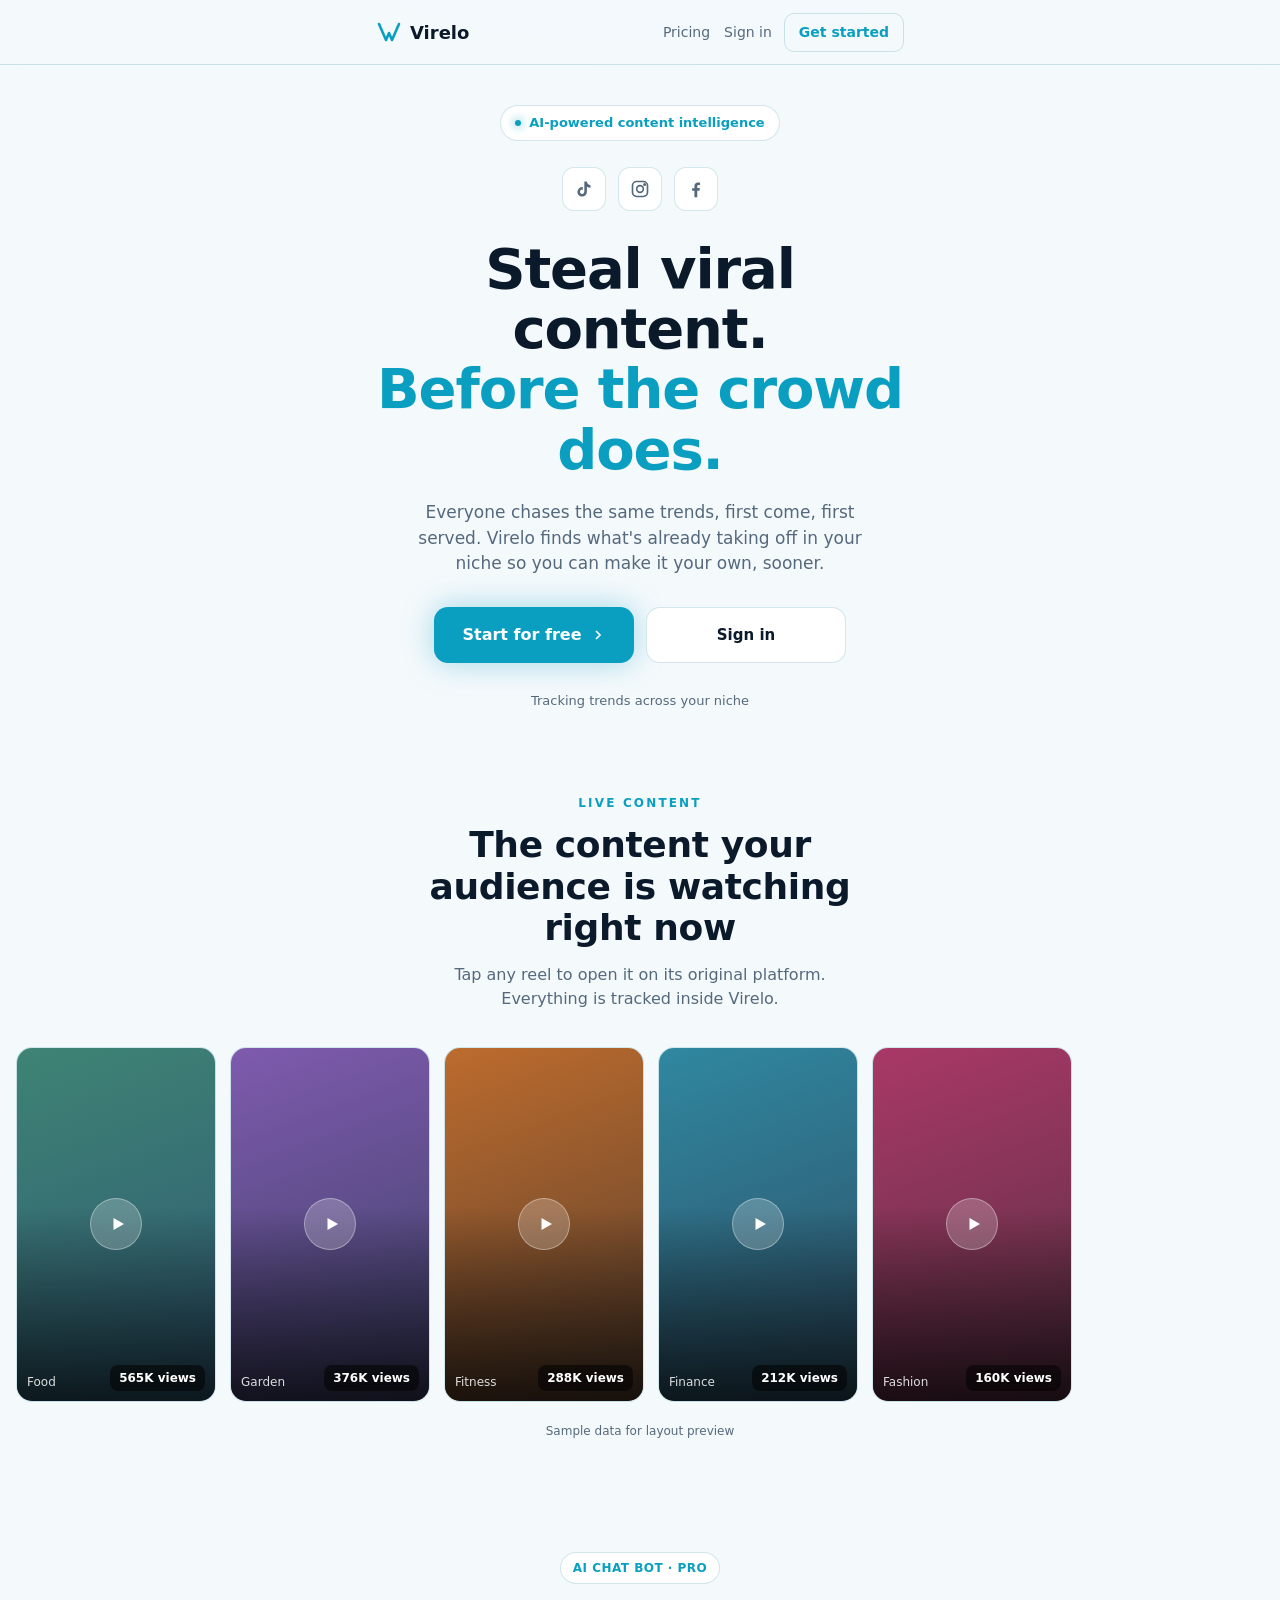
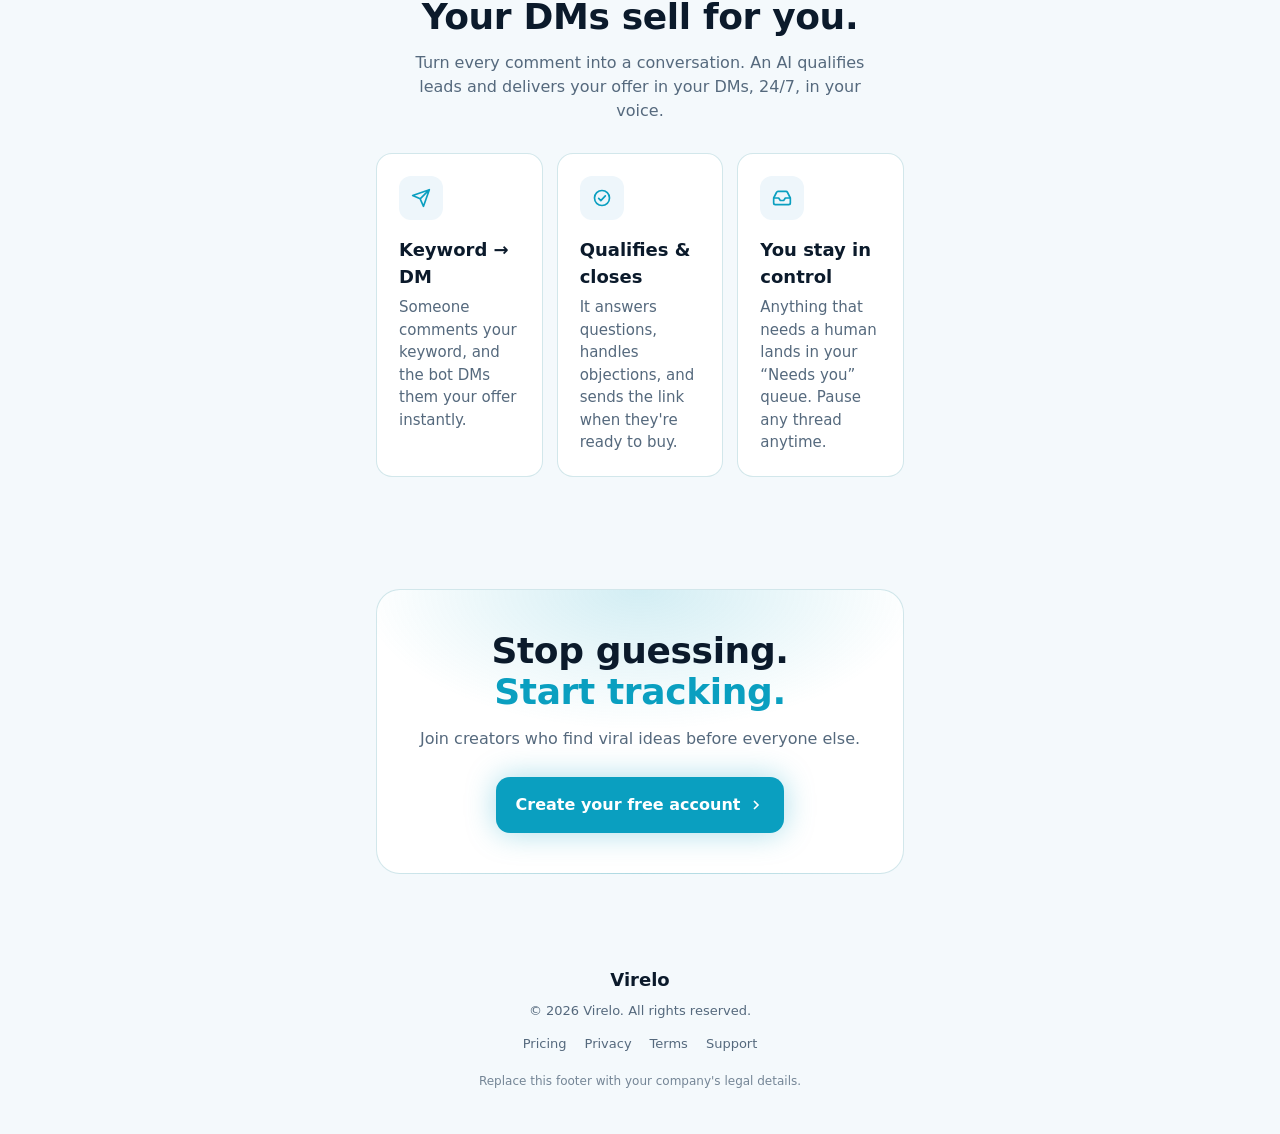
<file: virelo-landing/index.html>
<!doctype html>
<html lang="en">
<head>
  <meta charset="utf-8" />
  <meta name="viewport" content="width=device-width, initial-scale=1" />
  <title>Virelo — Find viral content before everyone else</title>
  <meta name="description" content="Virelo finds the posts gaining traction in your niche so you can create them first." />
  <style>
    :root {
      --bg: #07111d;
      --bg-2: #0b1a2b;
      --surface: #0f2033;
      --surface-2: #132941;
      --border: rgba(34, 211, 238, 0.14);
      --text: #f2f7fb;
      --muted: #8ea3b8;
      --accent: #22d3ee;
      --accent-strong: #06c7e4;
      --accent-ink: #04202a;
      --radius: 16px;
    }

    @media (prefers-color-scheme: light) {
      :root:not([data-theme="dark"]) {
        --bg: #f4f9fc;
        --bg-2: #e9f3f9;
        --surface: #ffffff;
        --surface-2: #eef6fb;
        --border: rgba(7, 120, 145, 0.18);
        --text: #0b1a2b;
        --muted: #55697d;
        --accent: #0a9fc0;
        --accent-strong: #078aa6;
        --accent-ink: #ffffff;
      }
    }

    :root[data-theme="dark"] {
      --bg: #07111d;
      --bg-2: #0b1a2b;
      --surface: #0f2033;
      --surface-2: #132941;
      --border: rgba(34, 211, 238, 0.14);
      --text: #f2f7fb;
      --muted: #8ea3b8;
      --accent: #22d3ee;
      --accent-strong: #06c7e4;
      --accent-ink: #04202a;
    }

    * { box-sizing: border-box; margin: 0; padding: 0; }

    html, body { background: var(--bg); }

    body {
      color: var(--text);
      font-family: "Inter", system-ui, -apple-system, "Segoe UI", Roboto, sans-serif;
      line-height: 1.5;
      -webkit-font-smoothing: antialiased;
      min-height: 100vh;
      overflow-x: hidden;
      background:
        radial-gradient(900px 500px at 50% -10%, rgba(34, 211, 238, 0.12), transparent 70%),
        var(--bg);
    }

    a { color: inherit; text-decoration: none; }
    button { font: inherit; cursor: pointer; border: 0; }

    .wrap { width: 100%; max-width: 560px; margin: 0 auto; padding: 0 16px; }

    /* Nav */
    .nav {
      position: sticky; top: 0; z-index: 10;
      backdrop-filter: blur(10px);
      background: color-mix(in srgb, var(--bg) 80%, transparent);
      border-bottom: 1px solid var(--border);
    }
    .nav .wrap {
      display: flex; align-items: center; gap: 12px;
      height: 64px;
    }
    .brand { display: flex; align-items: center; gap: 8px; font-weight: 700; font-size: 18px; }
    .brand span { color: var(--text); }
    .nav-links { margin-left: auto; display: flex; align-items: center; gap: 14px; font-size: 14px; color: var(--muted); }
    .nav-links a:hover { color: var(--text); }
    .btn-outline {
      padding: 8px 14px; border-radius: 10px;
      border: 1px solid var(--border); color: var(--accent);
      font-size: 14px; font-weight: 600; white-space: nowrap;
    }

    /* Hero */
    .hero { padding-top: 40px; padding-bottom: 28px; text-align: center; }
    .pill {
      display: inline-flex; align-items: center; gap: 8px;
      padding: 7px 14px; border-radius: 999px;
      border: 1px solid var(--border); background: var(--surface);
      color: var(--accent); font-size: 13px; font-weight: 600;
    }
    .pill::before {
      content: ""; width: 6px; height: 6px; border-radius: 50%;
      background: var(--accent); box-shadow: 0 0 10px var(--accent);
    }
    .platforms { display: flex; justify-content: center; gap: 12px; margin: 26px 0 28px; }
    .platform {
      width: 44px; height: 44px; border-radius: 12px;
      display: grid; place-items: center;
      background: var(--surface); border: 1px solid var(--border); color: var(--muted);
    }
    .platform svg { width: 20px; height: 20px; }
    h1 {
      font-size: clamp(34px, 9vw, 56px);
      line-height: 1.08; letter-spacing: -0.02em; font-weight: 800;
    }
    h1 em { font-style: normal; color: var(--accent); display: block; }
    .lede {
      margin: 20px auto 0; max-width: 460px;
      color: var(--muted); font-size: 17px;
    }
    .ctas { display: flex; flex-direction: column; gap: 12px; margin: 30px auto 0; max-width: 300px; }
    .btn-primary {
      display: inline-flex; align-items: center; justify-content: center; gap: 8px;
      padding: 16px 20px; border-radius: 14px;
      background: var(--accent); color: var(--accent-ink);
      font-weight: 700; font-size: 16px;
      box-shadow: 0 0 30px color-mix(in srgb, var(--accent) 35%, transparent);
    }
    .btn-primary:hover { background: var(--accent-strong); }
    .btn-ghost {
      display: inline-flex; align-items: center; justify-content: center;
      padding: 14px 20px; border-radius: 14px;
      background: var(--surface); border: 1px solid var(--border);
      color: var(--text); font-weight: 600; font-size: 15px;
    }
    .proof { margin-top: 28px; font-size: 13px; color: var(--muted); }

    /* Sections */
    section { padding: 56px 0; }
    .eyebrow {
      text-align: center; color: var(--accent);
      font-size: 12px; font-weight: 700; letter-spacing: 0.18em; text-transform: uppercase;
    }
    h2 {
      margin-top: 12px; text-align: center;
      font-size: clamp(26px, 7vw, 36px); line-height: 1.15; letter-spacing: -0.01em; font-weight: 800;
    }
    .sub { margin: 14px auto 0; max-width: 460px; text-align: center; color: var(--muted); font-size: 16px; }

    /* Carousel */
    .carousel {
      display: flex; gap: 14px;
      margin: 32px 0 0; padding: 4px 16px 12px;
      overflow-x: auto; scroll-snap-type: x mandatory;
      scrollbar-width: none;
    }
    .carousel::-webkit-scrollbar { display: none; }
    .reel {
      position: relative; flex: 0 0 172px; aspect-ratio: 9 / 16;
      border-radius: var(--radius); overflow: hidden;
      scroll-snap-align: center;
      border: 1px solid var(--border);
      background: linear-gradient(160deg, var(--surface-2), var(--surface));
    }
    .reel-art {
      position: absolute; inset: 0;
      background: var(--art);
      opacity: 0.85;
    }
    .reel::after {
      content: ""; position: absolute; inset: 0;
      background: linear-gradient(to top, rgba(0,0,0,0.75), transparent 55%);
    }
    .play {
      position: absolute; top: 50%; left: 50%; transform: translate(-50%, -50%);
      width: 52px; height: 52px; border-radius: 50%; z-index: 1;
      background: rgba(255,255,255,0.22); backdrop-filter: blur(6px);
      display: grid; place-items: center;
      border: 1px solid rgba(255,255,255,0.35);
    }
    .play svg { width: 18px; height: 18px; margin-left: 3px; fill: #fff; }
    .reel-meta {
      position: absolute; left: 10px; right: 10px; bottom: 10px; z-index: 1;
      display: flex; justify-content: space-between; align-items: flex-end; gap: 8px;
      color: #fff; font-size: 12px;
    }
    .views {
      background: rgba(0,0,0,0.55); padding: 4px 9px; border-radius: 8px; font-weight: 600;
    }
    .niche { opacity: 0.85; }
    .carousel-note { text-align: center; margin-top: 8px; font-size: 12px; color: var(--muted); }

    /* Features */
    .tag {
      display: inline-flex; align-items: center; gap: 6px;
      margin: 0 auto; display: flex; width: max-content;
      padding: 6px 12px; border-radius: 999px;
      border: 1px solid var(--border); background: var(--surface);
      color: var(--accent); font-size: 12px; font-weight: 700; letter-spacing: 0.04em;
    }
    .cards { display: grid; gap: 14px; margin-top: 30px; }
    .card {
      padding: 22px; border-radius: var(--radius);
      background: var(--surface); border: 1px solid var(--border);
    }
    .card-icon {
      width: 44px; height: 44px; border-radius: 12px; margin-bottom: 16px;
      display: grid; place-items: center;
      background: var(--surface-2); color: var(--accent);
    }
    .card-icon svg { width: 20px; height: 20px; }
    .card h3 { font-size: 18px; font-weight: 700; margin-bottom: 6px; }
    .card p { color: var(--muted); font-size: 15px; }

    /* Final CTA */
    .cta-card {
      text-align: center; padding: 40px 24px;
      border-radius: 24px; border: 1px solid var(--border);
      background:
        radial-gradient(400px 200px at 50% 0%, color-mix(in srgb, var(--accent) 18%, transparent), transparent 70%),
        var(--surface);
    }
    .cta-card h2 { margin-top: 0; }
    .cta-card h2 em { font-style: normal; color: var(--accent); display: block; }
    .cta-card .btn-primary { margin: 26px auto 0; max-width: 300px; }

    footer {
      padding: 36px 0 44px; text-align: center;
      color: var(--muted); font-size: 13px;
    }
    footer .links { display: flex; justify-content: center; gap: 18px; margin-top: 14px; flex-wrap: wrap; }
    footer .links a:hover { color: var(--text); }
    footer .legal { margin-top: 18px; font-size: 12px; opacity: 0.8; }

    /* Wider screens */
    @media (min-width: 720px) {
      .cards { grid-template-columns: repeat(3, 1fr); }
      .ctas { flex-direction: row; max-width: none; justify-content: center; }
      .ctas .btn-primary, .ctas .btn-ghost { min-width: 200px; }
      .reel { flex-basis: 200px; }
    }
    @media (min-width: 480px) and (max-width: 719px) {
      .cards { grid-template-columns: 1fr; }
    }

    @media (prefers-reduced-motion: no-preference) {
      .reel { transition: transform 0.2s ease; }
      .reel:hover { transform: translateY(-3px); }
    }
  </style>
</head>
<body>

  <header class="nav">
    <div class="wrap">
      <a class="brand" href="#top" aria-label="Virelo home">
        <svg width="26" height="26" viewBox="0 0 26 26" fill="none" aria-hidden="true">
          <path d="M3 5 L10 21 L13 14 L16 21 L23 5" stroke="currentColor" stroke-width="2.6" stroke-linecap="round" stroke-linejoin="round" style="color:var(--accent)"/>
        </svg>
        <span>Virelo</span>
      </a>
      <nav class="nav-links" aria-label="Primary">
        <a href="#pricing">Pricing</a>
        <a href="#signin">Sign in</a>
      </nav>
      <a class="btn-outline" href="#signup">Get started</a>
    </div>
  </header>

  <main id="top">
    <div class="wrap hero">
      <span class="pill">AI-powered content intelligence</span>

      <div class="platforms" aria-label="Supported platforms">
        <span class="platform" title="TikTok" aria-label="TikTok">
          <svg viewBox="0 0 24 24" fill="currentColor" aria-hidden="true"><path d="M16.6 5.8A4.3 4.3 0 0 1 15.5 3h-3.1v12.4a2.6 2.6 0 1 1-1.8-2.5V9.8a5.7 5.7 0 1 0 4.9 5.6V9.2a7.4 7.4 0 0 0 4.3 1.4V7.5a4.3 4.3 0 0 1-3.2-1.7z"/></svg>
        </span>
        <span class="platform" title="Instagram" aria-label="Instagram">
          <svg viewBox="0 0 24 24" fill="none" stroke="currentColor" stroke-width="2" aria-hidden="true"><rect x="3" y="3" width="18" height="18" rx="5"/><circle cx="12" cy="12" r="4"/><circle cx="17.5" cy="6.5" r="0.8" fill="currentColor"/></svg>
        </span>
        <span class="platform" title="Facebook" aria-label="Facebook">
          <svg viewBox="0 0 24 24" fill="currentColor" aria-hidden="true"><path d="M13.5 22v-8h2.7l.4-3.2h-3.1V8.8c0-.9.3-1.6 1.6-1.6h1.7V4.4c-.3 0-1.3-.1-2.5-.1-2.5 0-4.2 1.5-4.2 4.3v2.4H7.3V14h2.8v8z"/></svg>
        </span>
      </div>

      <h1>
        Steal viral content.
        <em>Before the crowd does.</em>
      </h1>
      <p class="lede">
        Everyone chases the same trends, first come, first served. Virelo finds
        what's already taking off in your niche so you can make it your own, sooner.
      </p>

      <div class="ctas">
        <a class="btn-primary" href="#signup">Start for free
          <svg width="16" height="16" viewBox="0 0 24 24" fill="none" stroke="currentColor" stroke-width="2.5" aria-hidden="true"><path d="M9 6l6 6-6 6"/></svg>
        </a>
        <a class="btn-ghost" href="#signin">Sign in</a>
      </div>
      <p class="proof" id="tracked">Tracking trends across your niche</p>
    </div>

    <section aria-labelledby="live-title">
      <div class="wrap">
        <p class="eyebrow">Live content</p>
        <h2 id="live-title">The content your audience is watching right now</h2>
        <p class="sub">Tap any reel to open it on its original platform. Everything is tracked inside Virelo.</p>
      </div>
      <div class="carousel" id="carousel" aria-label="Trending reels"></div>
      <p class="carousel-note">Sample data for layout preview</p>
    </section>

    <section aria-labelledby="dm-title">
      <div class="wrap">
        <span class="tag">AI CHAT BOT · PRO</span>
        <h2 id="dm-title">Your DMs sell for you.</h2>
        <p class="sub">Turn every comment into a conversation. An AI qualifies leads and delivers your offer in your DMs, 24/7, in your voice.</p>

        <div class="cards">
          <article class="card">
            <div class="card-icon" aria-hidden="true">
              <svg viewBox="0 0 24 24" fill="none" stroke="currentColor" stroke-width="2" stroke-linejoin="round"><path d="M22 2 11 13M22 2l-7 20-4-9-9-4z"/></svg>
            </div>
            <h3>Keyword → DM</h3>
            <p>Someone comments your keyword, and the bot DMs them your offer instantly.</p>
          </article>
          <article class="card">
            <div class="card-icon" aria-hidden="true">
              <svg viewBox="0 0 24 24" fill="none" stroke="currentColor" stroke-width="2" stroke-linecap="round" stroke-linejoin="round"><circle cx="12" cy="12" r="9"/><path d="M8 12.5l2.6 2.6L16 9.5"/></svg>
            </div>
            <h3>Qualifies &amp; closes</h3>
            <p>It answers questions, handles objections, and sends the link when they're ready to buy.</p>
          </article>
          <article class="card">
            <div class="card-icon" aria-hidden="true">
              <svg viewBox="0 0 24 24" fill="none" stroke="currentColor" stroke-width="2" stroke-linejoin="round"><path d="M22 12h-6l-2 3h-4l-2-3H2"/><path d="M5.5 5.1 2 12v6a2 2 0 0 0 2 2h16a2 2 0 0 0 2-2v-6l-3.5-6.9A2 2 0 0 0 16.8 4H7.2a2 2 0 0 0-1.7 1.1z"/></svg>
            </div>
            <h3>You stay in control</h3>
            <p>Anything that needs a human lands in your “Needs you” queue. Pause any thread anytime.</p>
          </article>
        </div>
      </div>
    </section>

    <section aria-labelledby="cta-title" id="signup">
      <div class="wrap">
        <div class="cta-card">
          <h2 id="cta-title">Stop guessing.<em>Start tracking.</em></h2>
          <p class="sub">Join creators who find viral ideas before everyone else.</p>
          <a class="btn-primary" href="#signup">Create your free account
            <svg width="16" height="16" viewBox="0 0 24 24" fill="none" stroke="currentColor" stroke-width="2.5" aria-hidden="true"><path d="M9 6l6 6-6 6"/></svg>
          </a>
        </div>
      </div>
    </section>
  </main>

  <footer>
    <div class="wrap">
      <div class="brand" style="justify-content:center">
        <span>Virelo</span>
      </div>
      <p style="margin-top:8px">© 2026 Virelo. All rights reserved.</p>
      <nav class="links" aria-label="Footer">
        <a href="#pricing">Pricing</a>
        <a href="#privacy">Privacy</a>
        <a href="#terms">Terms</a>
        <a href="mailto:hello@example.com">Support</a>
      </nav>
      <p class="legal">Replace this footer with your company's legal details.</p>
    </div>
  </footer>

  <script>
    // Sample data only. Swap for your real feed once the backend exists.
    const SAMPLE_REELS = [
      { views: "565K", niche: "Food", from: "#1f6f5c", to: "#0a3d5c" },
      { views: "376K", niche: "Garden", from: "#6b3fa0", to: "#1b1f4d" },
      { views: "288K", niche: "Fitness", from: "#b45309", to: "#3b1d08" },
      { views: "212K", niche: "Finance", from: "#0e7490", to: "#082f49" },
      { views: "160K", niche: "Fashion", from: "#9d174d", to: "#3b0b22" }
    ];

    const PLAY_ICON = '<svg viewBox="0 0 24 24" aria-hidden="true"><path d="M6 4l14 8-14 8z"/></svg>';

    const carousel = document.getElementById("carousel");
    carousel.innerHTML = SAMPLE_REELS.map((r) => `
      <a class="reel" href="#" style="--art: linear-gradient(160deg, ${r.from}, ${r.to})" aria-label="${r.niche} reel, ${r.views} views">
        <span class="reel-art"></span>
        <span class="play" aria-hidden="true">${PLAY_ICON}</span>
        <span class="reel-meta">
          <span class="niche">${r.niche}</span>
          <span class="views">${r.views} views</span>
        </span>
      </a>
    `).join("");
  </script>
</body>
</html>
</file>
